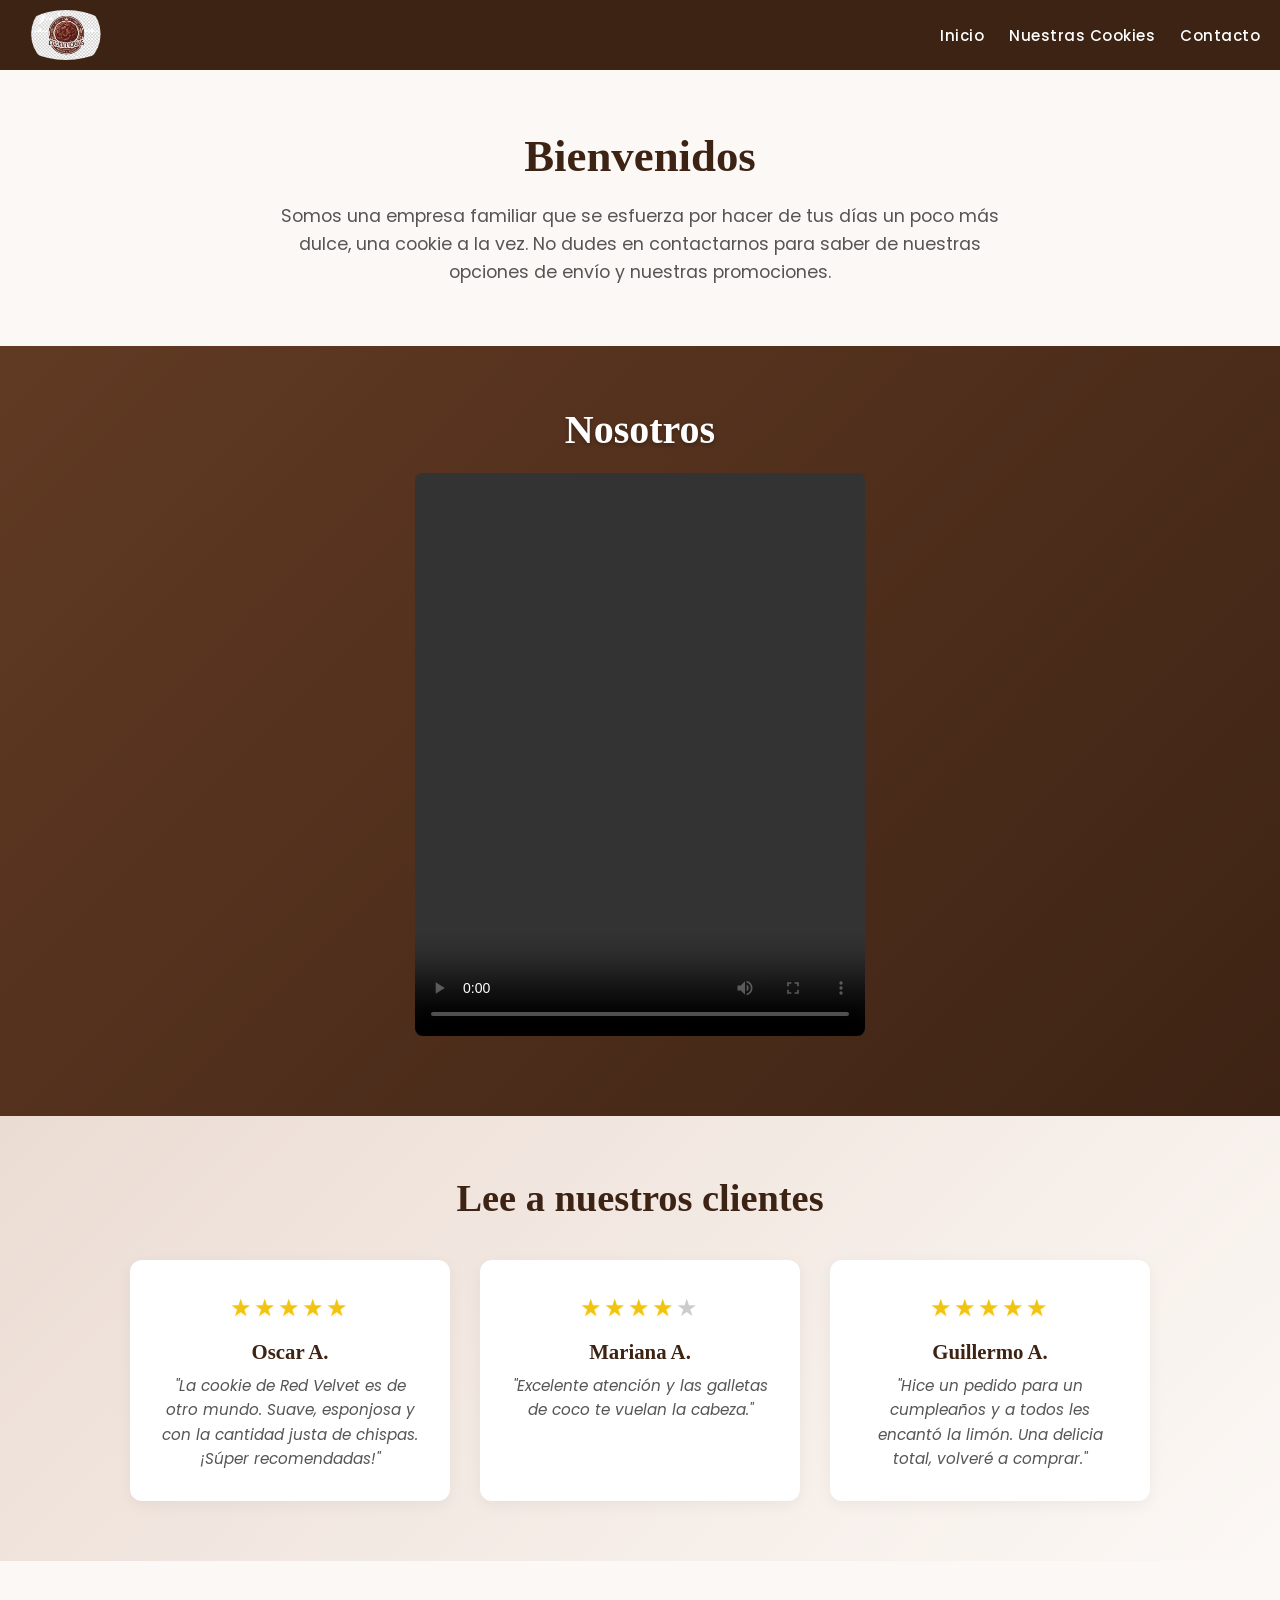
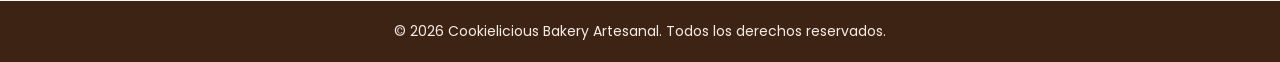
<file: index.html>
<!DOCTYPE html>
<html lang="en">
<head>
    <meta charset="UTF-8">
    <meta name="viewport" content="width=device-width, initial-scale=1.0">
    <title>Cookielicious - Home</title>
    
    <!-- Enlace de las fuentes de Google -->
    <link rel="preconnect" href="https://googleapis.com">
    <link rel="preconnect" href="https://gstatic.com" crossorigin>
    <link href="https://fonts.googleapis.com/css2?family=Playfair:ital,opsz,wght@0,5..1200,300..900;1,5..1200,300..900&family=Poppins:ital,wght@0,100;0,200;0,300;0,400;0,500;0,600;0,700;0,800;0,900;1,100;1,200;1,300;1,400;1,500;1,600;1,700;1,800;1,900&display=swap" rel="stylesheet">

    <link rel="stylesheet" href="styles.css">
</head>
<body>

    <!-- Header -->
    <header class="main-header">
        <a href="#inicio" class="logo-link">
            <img src="imagenes/Logo.png" alt="Logo de Cookielicious" class="nav-logo-img">
        </a>

        <nav class="main-nav">
            <ul class="nav-links">
            <li><a href="#inicio">Inicio</a></li>
            <li><a href="pages/cookies.html">Nuestras Cookies</a></li>
            <li><a href="pages/contacto.html">Contacto</a></li>
        </ul>

        </nav>
    </header>

    <main>
        <section id="inicio" class="welcome-section">
            <h1>Bienvenidos</h1>
            <p>Somos una empresa familiar que se esfuerza por hacer de tus días un poco 
               más dulce, una cookie a la vez. No dudes en contactarnos para saber de nuestras
               opciones de envío y nuestras promociones. 
            </p>
        </section>

        <!-- Video -->
        <section class="video-section">
            <h2 class="video-title">Nosotros</h2>
            <div class="video-container">
                <video controls width="100%" class="promo-video">
                    <source src="videos/Publicidad.mp4" type="video/mp4">
                    <track src="videos/subtitulos.vtt" kind="subtitles" srclang="es" label="Español" default>
                    Tu navegador no soporta la reproducción de este video.
                </video>
            </div>
        </section>

        <section class="reviews-section">
            <h2 class="reviews-title">Lee a nuestros clientes</h2>
            
            <div class="reviews-container">
                <!-- 5 Estrellas -->
                <div class="review-card">
                    <div class="stars">★★★★★</div>
                    <h3>Oscar A.</h3>
                    <p class="review-text">"La cookie de Red Velvet es de otro mundo. Suave, esponjosa y con la cantidad justa de chispas. ¡Súper recomendadas!"</p>
                </div>

                <!-- 4 Estrellas -->
                <div class="review-card">
                    <div class="stars">★★★★<span class="star-empty">★</span></div>
                    <h3>Mariana A.</h3>
                    <p class="review-text">"Excelente atención y las galletas de coco te vuelan la cabeza."</p>
                </div>

                <!-- 5 Estrellas -->
                <div class="review-card">
                    <div class="stars">★★★★★</div>
                    <h3>Guillermo A.</h3>
                    <p class="review-text">"Hice un pedido para un cumpleaños y a todos les encantó la limón. Una delicia total, volveré a comprar."</p>
                </div>
            </div>
        </section>
    </main>

    <!-- Footer -->
    <footer class="main-footer">
        <p>&copy; 2026 Cookielicious Bakery Artesanal. Todos los derechos reservados.</p>
    </footer>
    
</body>
</html>
</file>
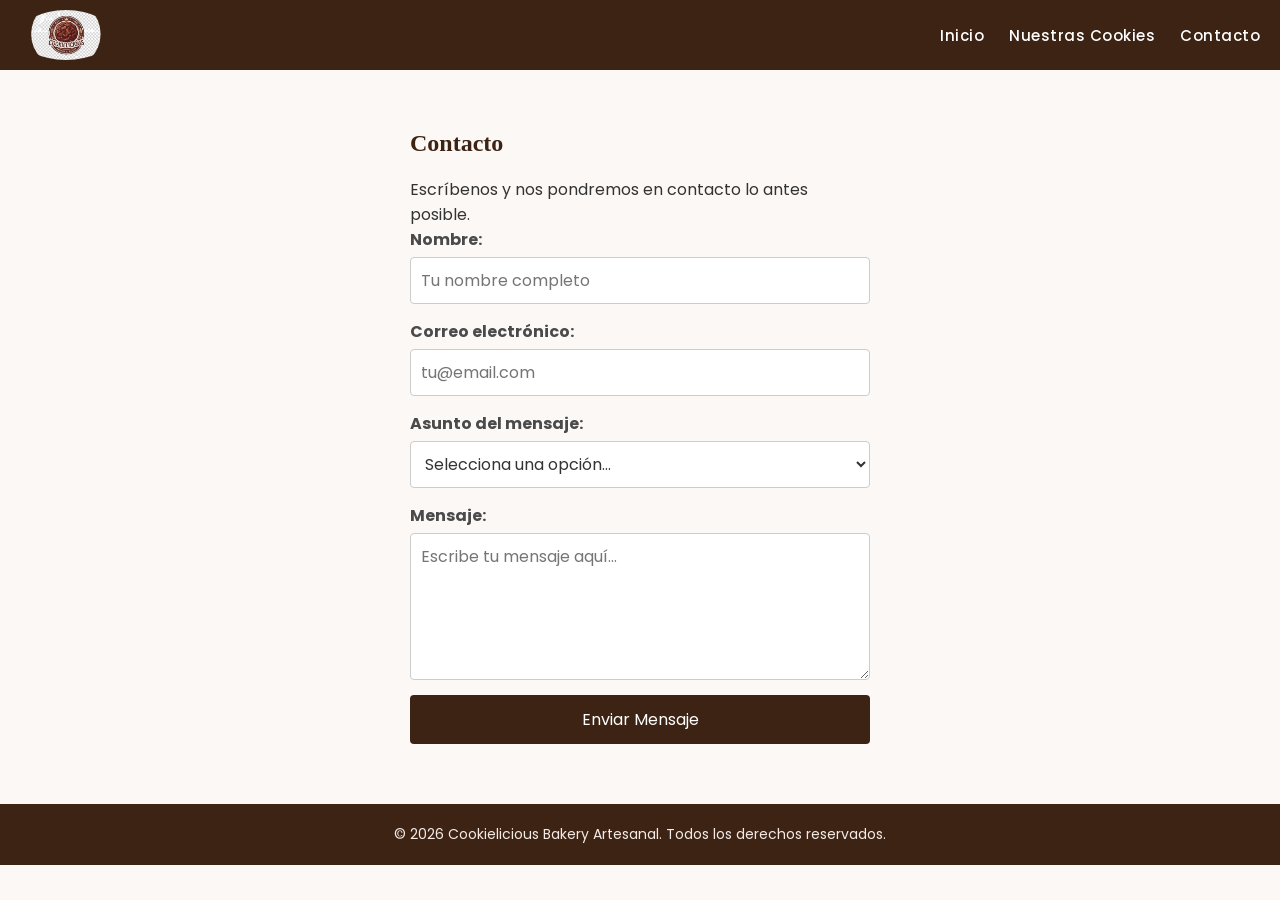
<file: pages/contacto.html>
<!DOCTYPE html>
<html lang="en">
<head>
    <meta charset="UTF-8">
    <meta name="viewport" content="width=device-width, initial-scale=1.0">
    <title>Contacto - Cookielicious</title>
    
    <!-- Enlace de las fuentes de Google -->
    <link rel="preconnect" href="https://googleapis.com">
    <link rel="preconnect" href="https://gstatic.com" crossorigin>
    <link href="https://fonts.googleapis.com/css2?family=Playfair:ital,opsz,wght@0,5..1200,300..900;1,5..1200,300..900&family=Poppins:ital,wght@0,100;0,200;0,300;0,400;0,500;0,600;0,700;0,800;0,900;1,100;1,200;1,300;1,400;1,500;1,600;1,700;1,800;1,900&display=swap" rel="stylesheet">

    <link rel="stylesheet" href="../styles.css">
</head>
<body>

    <!-- Header -->
    <header class="main-header">
        <a href="../index.html" class="logo-link">
            <img src="../imagenes/Logo.png" alt="Logo de Cookielicious" class="nav-logo-img">
        </a>

        <nav class="main-nav">
            <ul class="nav-links">
                <li><a href="../index.html#inicio">Inicio</a></li>
                <li><a href="cookies.html">Nuestras Cookies</a></li>
                <li><a href="contacto.html">Contacto</a></li>
            </ul>
        </nav>
    </header>


    <main>
        <section class="contact-section">
            <h2>Contacto</h2>
            <p>Escríbenos y nos pondremos en contacto lo antes posible.</p>

            <!-- Formulario conectado aFORMSPREE -->
            <form action="https://formspree.io/f/mvkzkqkp" method="POST" class="contact-form">
                
                <div class="form-group">
                    <label for="nombre">Nombre:</label>
                    <input type="text" id="nombre" name="name" required placeholder="Tu nombre completo">
                </div>

                <div class="form-group">
                    <label for="email">Correo electrónico:</label>
                    <input type="email" id="email" name="_replyto" required placeholder="tu@email.com">
                </div>

                <div class="form-group">
                    <label for="asunto">Asunto del mensaje:</label>
                    <select id="asunto" name="subject" required>
                        <option value="" disabled selected>Selecciona una opción...</option>
                        <option value="Compra">Compra</option>
                        <option value="Compra para reventa">Compra para reventa</option>
                        <option value="Reclamo">Reclamo</option>
                        <option value="Sugerencias">Sugerencias</option>
                    </select>
                </div>

                <div class="form-group">
                    <label for="mensaje">Mensaje:</label>
                    <textarea id="mensaje" name="message" rows="5" required placeholder="Escribe tu mensaje aquí..."></textarea>
                </div>

                <button type="submit" class="btn-submit">Enviar Mensaje</button>
            </form>
        </section>
    </main>

    <!-- Footer -->
    <footer class="main-footer">
        <p>&copy; 2026 Cookielicious Bakery Artesanal. Todos los derechos reservados.</p>
    </footer>

</body>
</html>
</file>
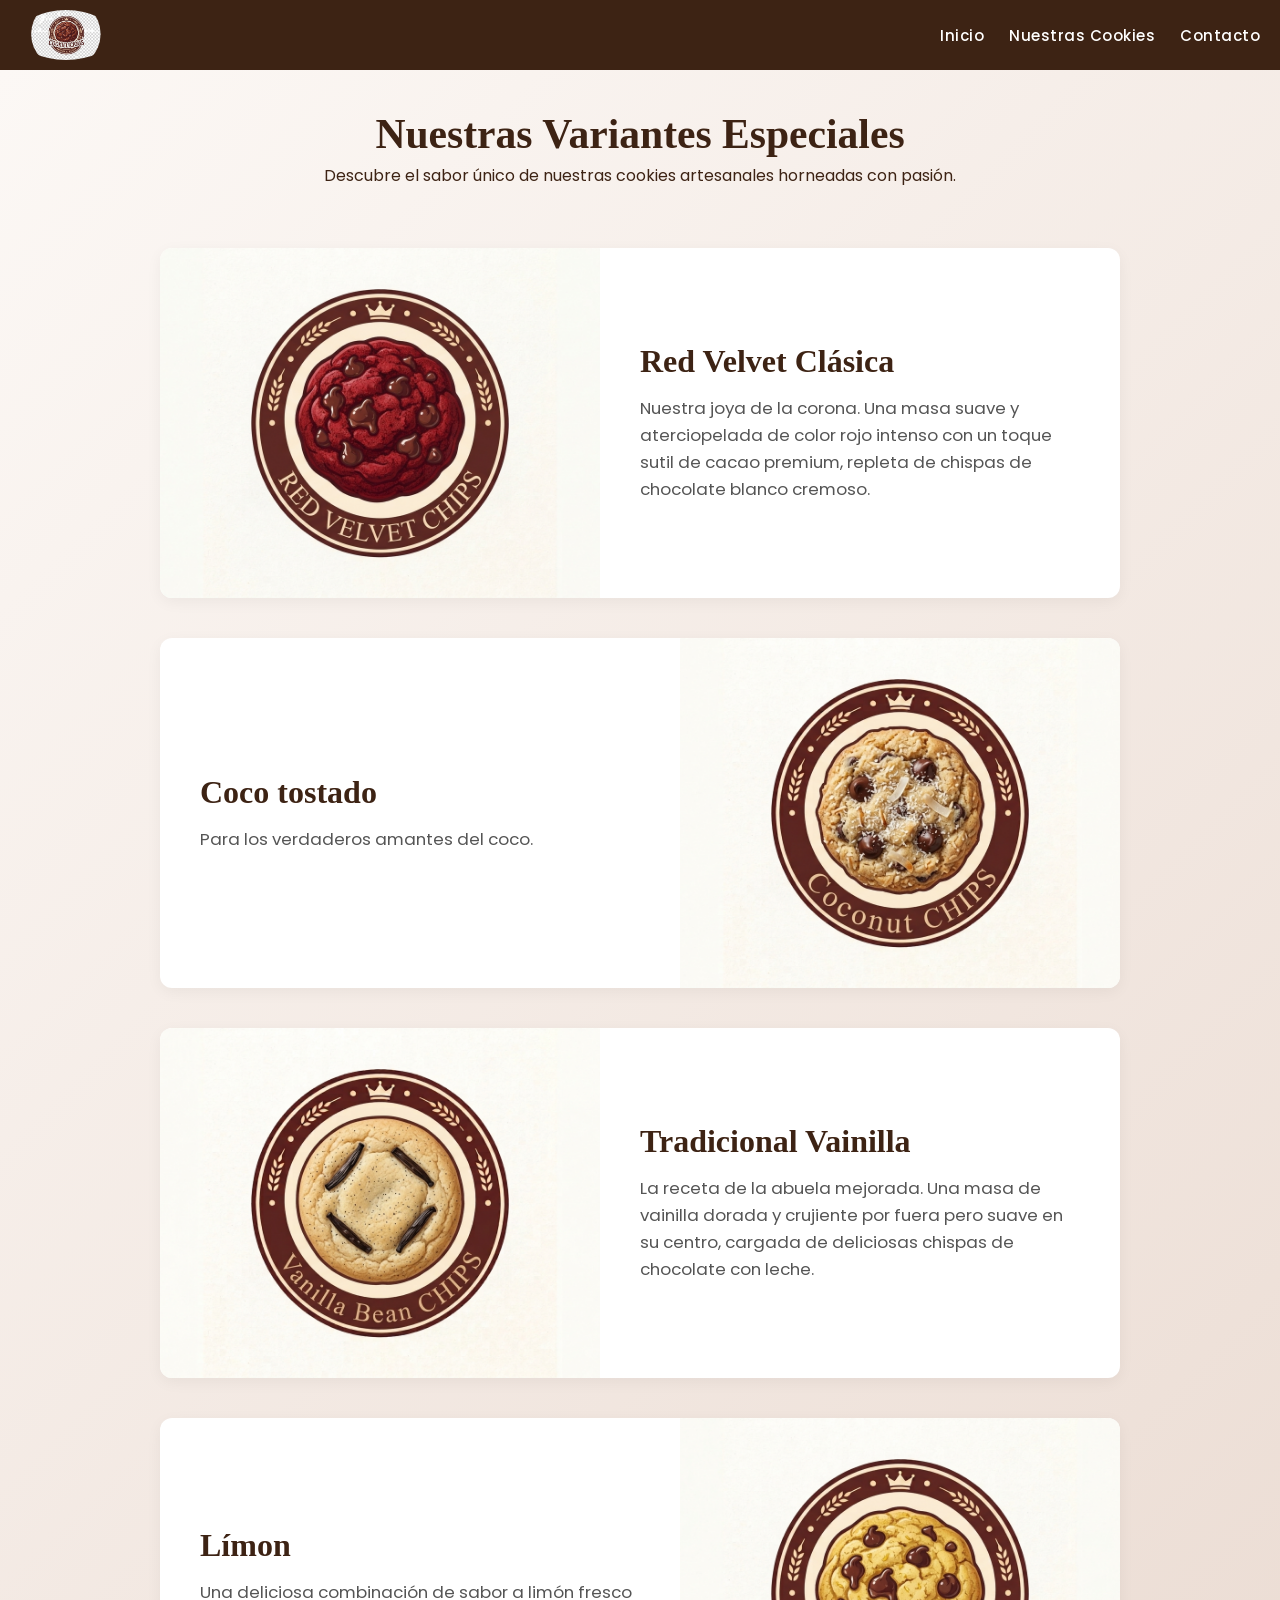
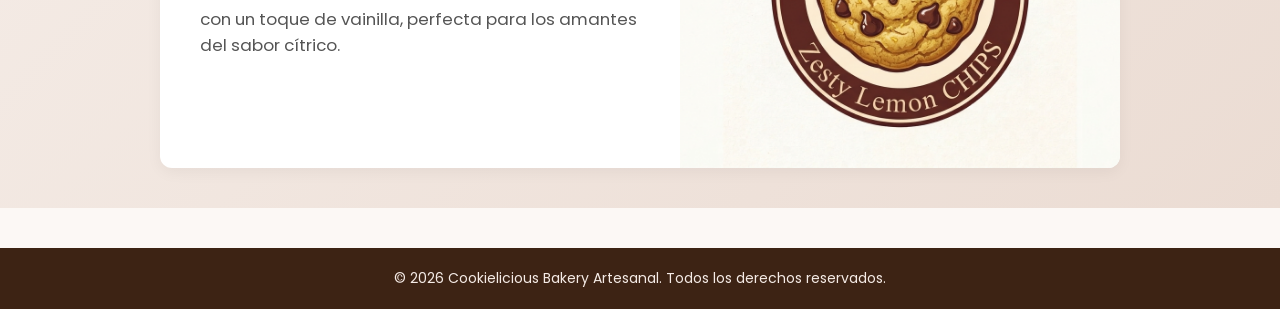
<file: pages/cookies.html>
<!DOCTYPE html>
<html lang="en">
<head>
    <meta charset="UTF-8">
    <meta name="viewport" content="width=device-width, initial-scale=1.0">
    <title>Nuestras Cookies - Cookielicious</title>
    
    <!-- Enlace de las fuentes de Google -->
    <link rel="preconnect" href="https://googleapis.com">
    <link rel="preconnect" href="https://gstatic.com" crossorigin>
    <link href="https://fonts.googleapis.com/css2?family=Playfair:ital,opsz,wght@0,5..1200,300..900;1,5..1200,300..900&family=Poppins:ital,wght@0,100;0,200;0,300;0,400;0,500;0,600;0,700;0,800;0,900;1,100;1,200;1,300;1,400;1,500;1,600;1,700;1,800;1,900&display=swap" rel="stylesheet">

    <link rel="stylesheet" href="../styles.css">
</head>
<body>

    <!-- Header -->
    <header class="main-header">
        <a href="../index.html" class="logo-link">
            <img src="../imagenes/Logo.png" alt="Logo de Cookielicious" class="nav-logo-img">
        </a>
        <nav class="main-nav">
            <ul class="nav-links">
                <li><a href="../index.html#inicio">Inicio</a></li>
                <li><a href="cookies.html">Nuestras Cookies</a></li>
                <li><a href="contacto.html">Contacto</a></li>
            </ul>
        </nav>
    </header>

    <!-- Catalogo -->
    <main class="catalog-main">
        <section class="catalog-intro">
            <h2>Nuestras Variantes Especiales</h2>
            <p>Descubre el sabor único de nuestras cookies artesanales horneadas con pasión.</p>
        </section>

        <!-- CONTENEDOR DE PRODUCTOS -->
        <section class="products-container">
            
            <!-- Cookie 1: Red Velvet -->
            <div class="product-row">
                <div class="product-image">
                    <img src="../imagenes/red_velvet.png" alt="Cookie Red Velvet">
                </div>
                <div class="product-info">
                    <h3>Red Velvet Clásica</h3>
                    <p>Nuestra joya de la corona. Una masa suave y aterciopelada de color rojo intenso con un toque sutil de cacao premium, repleta de chispas de chocolate blanco cremoso.</p>
                </div>
            </div>

            <!-- Cookie 2: Coco -->
            <div class="product-row row-reverse">
                <div class="product-image">
                    <img src="../imagenes/coco.png" alt="Cookie Coco Tostado">
                </div>
                <div class="product-info">
                    <h3>Coco tostado</h3>
                    <p>Para los verdaderos amantes del coco.</p>
                </div>
            </div>

            <!-- Cookie 3: Vainilla -->
            <div class="product-row">
                <div class="product-image">
                    <img src="../imagenes/vainilla.png" alt="Cookie de Vainilla">
                </div>
                <div class="product-info">
                    <h3>Tradicional Vainilla</h3>
                    <p>La receta de la abuela mejorada. Una masa de vainilla dorada y crujiente por fuera pero suave en su centro, cargada de deliciosas chispas de chocolate con leche.</p>
                </div>
            </div>

            <!-- Cookie 4: Límon -->
            <div class="product-row row-reverse">
                <div class="product-image">
                    <img src="../imagenes/limon.png" alt="Cookie de Límon">
                </div>
                <div class="product-info">
                    <h3>Límon</h3>
                    <p>Una deliciosa combinación de sabor a limón fresco con un toque de vainilla, perfecta para los amantes del sabor cítrico.</p>
                </div>
            </div>

        </section>
    </main>

    <!-- Footer -->
    <footer class="main-footer">
        <p>&copy; 2026 Cookielicious Bakery Artesanal. Todos los derechos reservados.</p>
    </footer>

</body>
</html>
</file>
<file: styles.css>
* {
    box-sizing: border-box;         
    margin: 0;
    padding: 0;
}

body {
    font-family: 'Poppins', sans-serif;
    background-color: #fcf8f5;     
    color: #333333;                
    overflow-x: hidden;             
    width: 100%;
}

h1, h2, h3, h4, h5, h6 {
    font-family: 'Playfair Display', serif;
    font-weight: 700;
}

img {
    max-width: 100%;                
    height: auto;
}

/* Header */
.main-header {
    display: flex;
    justify-content: space-between; 
    align-items: center;            
    padding: 10px 20px;             
    background-color: #3d2314;
    width: 100%;
}

.nav-logo-img {
    height: 50px;                   
    width: auto;                    
    display: block;
    border-radius: 50%;             
    clip-path: circle(47% at 50% 48%); 
}

/* Menú */
.nav-links {
    display: flex;                  
    list-style: none;               
    margin: 0;
    padding: 0;
    gap: 25px;                      
}

.nav-links a {
    text-decoration: none;          
    color: #ffffff;                 
    font-family: 'Poppins', sans-serif; 
    font-size: 15px;
    font-weight: 500;                   
    letter-spacing: 0.5px;              
    transition: color 0.3s ease;
}

.nav-links a:hover {
    color: #dd5009;                 /* Color naranja al pasar el mouse */
}

/* Footer */
.main-footer {
    background-color: #3d2314;
    color: #f5ebe6; 
    text-align: center;
    padding: 20px;
    font-size: 14px;
    margin-top: 40px;
    width: 100%;
}

/* Sección de Bienvenida */
.welcome-section {
    padding: 60px 20px;             
    text-align: center;
    max-width: 800px;
    margin: 0 auto;                 
}

.welcome-section h1 {
    color: #3d2314;
    font-size: 2.8rem;
    margin-top: 0;
    margin-bottom: 20px;
}

.welcome-section p {
    font-size: 1.1rem;
    line-height: 1.6;
    color: #555555;
}

/* Video */
.video-section {
    background: linear-gradient(135deg, #613a23 0%, #3d2314 100%) !important; 
    padding: 60px 20px;            
    margin: 0;                     
    text-align: center;
    display: block;                
    width: 100%;
}

.video-section .video-title {
    color: #ffffff !important;     
    font-size: 2.5rem;             
    margin-top: 0;
    margin-bottom: 20px;
    text-shadow: 0 2px 4px rgba(0, 0, 0, 0.3); 
}

.video-container {
    max-width: 450px;               
    margin: 20px auto;              
    overflow: hidden;               
    background-color: transparent;  
}

.promo-video {
    border-radius: 8px;             
    box-shadow: 0 4px 10px rgba(0, 0, 0, 0.1); 
    display: block;                 
    width: 100%;                    
    height: auto;                   
    aspect-ratio: 4 / 5;            
    object-fit: cover;              
}

/* Reseñas */
.reviews-section {
    background: linear-gradient(135deg, #ebdcd3 0%, #fcf8f5 100%);
    padding: 60px 20px;
    text-align: center;
    width: 100%;
}

.reviews-title {
    color: #3d2314;
    font-size: 2.4rem;
    margin-bottom: 40px;
}

.reviews-container {
    display: flex;
    justify-content: center;
    gap: 30px;
    max-width: 1100px;
    margin: 0 auto;
    flex-wrap: wrap; 
}

.review-card {
    background-color: #ffffff;
    border-radius: 12px;
    padding: 30px;
    flex: 1;
    min-width: 280px; 
    max-width: 320px;
    box-shadow: 0 4px 15px rgba(0, 0, 0, 0.05);
    transition: transform 0.3s ease;
    display: flex;
    flex-direction: column;
    align-items: center;
}

.review-card:hover {
    transform: translateY(-5px);
}

.stars {
    color: #f1c40f; 
    font-size: 1.5rem;
    margin-bottom: 15px;
    letter-spacing: 2px;
    text-shadow: 0 1px 2px rgba(241, 196, 15, 0.3);
}

.star-empty {
    color: #cccccc;
    text-shadow: none;
}

.review-card h3 {
    color: #3d2314;
    font-size: 1.3rem;
    margin: 0 0 10px 0;
}

.review-text {
    color: #555555;
    font-size: 0.95rem;
    line-height: 1.6;
    font-style: italic;
    margin: 0;
}

/* Nuestras Cookies */

.catalog-main {
    background: linear-gradient(135deg, #fcf8f5 0%, #ebdcd3 100%);
    padding-bottom: 20px;
    width: 100%;
}

.catalog-intro {
    text-align: center;
    padding: 40px 20px;
    color: #3d2314;
}

.catalog-intro h2 {
    font-size: 2.6rem;
    margin-top: 0;
    margin-bottom: 5px;
}

.products-container {
    max-width: 1000px;
    margin: 0 auto;
    padding: 20px;
    display: flex;
    flex-direction: column;
    gap: 40px; 
}

.product-row {
    display: flex;
    align-items: center;
    background-color: #ffffff;
    border-radius: 12px;
    overflow: hidden;
    box-shadow: 0 4px 15px rgba(0, 0, 0, 0.05);
    transition: transform 0.3s ease;
    width: 100%;
}

.product-row:hover {
    transform: translateY(-5px); 
}

.row-reverse {
    flex-direction: row-reverse;
}

.product-image, .product-info {
    flex: 1;
    width: 50%;
}

.product-image img {
    width: 100%;
    height: 350px;
    object-fit: cover; 
    display: block;
}

.product-info {
    padding: 40px;
    text-align: left;
}

.product-info h3 {
    color: #3d2314;
    font-size: 2rem;
    margin-top: 0;
    margin-bottom: 15px;
}

.product-info p {
    color: #555555;
    font-size: 1.05rem;
    line-height: 1.6;
}

/* Contactanos */

.contact-section {
    max-width: 500px;
    margin: 40px auto;
    padding: 20px;
    width: 100%;
}

.contact-section h2 {
    color: #3d2314;                 
    margin-bottom: 20px;
    margin-top: 0;
}

.form-group {
    margin-bottom: 15px;
    display: flex;
    flex-direction: column;         
    text-align: left;
}

.form-group label {
    margin-bottom: 5px;
    font-weight: bold;
    color: #4a4a4a;
}

.form-group input, 
.form-group select, 
.form-group textarea {
    font-family: 'Poppins', sans-serif; 
    padding: 10px;
    border: 1px solid #ccc;
    border-radius: 4px;
    font-size: 16px;
    background-color: #ffffff;          
    color: #333333;
    outline: none;
    transition: border-color 0.3s ease;
    width: 100%;
}

.form-group input:focus,
.form-group select:focus,
.form-group textarea:focus {
    border-color: #3d2314;              
}

.btn-submit {
    font-family: 'Poppins', sans-serif;
    background-color: #3d2314;      
    color: white;
    padding: 12px 20px;
    border: none;
    border-radius: 4px;
    cursor: pointer;
    font-size: 16px;
    width: 100%;
    transition: background-color 0.3s ease;
}

.btn-submit:hover {
    background-color: #55321d;      
}

/* Media Queries */

@media (max-width: 768px) {
    
    /* Header */
    .main-header {
        flex-direction: column;
        gap: 15px;
        padding: 15px 10px;
    }

    .nav-links {
        gap: 15px;
        justify-content: center;
        flex-wrap: wrap; 
    }

    .nav-links a {
        font-size: 14px; 
    }

    /* Achica la letra */
    .welcome-section h1, 
    .catalog-intro h2 {
        font-size: 2.2rem;
    }

    .video-section .video-title, 
    .reviews-title {
        font-size: 2rem;
    }

    /* Adapta el contenedor de video */
    .video-container {
        max-width: 90%; 
    }

    /* Adapta las reseñas */
    .reviews-container {
        flex-direction: column;
        align-items: center;
        width: 100%;
    }
    
    .review-card {
        width: 100%;
        max-width: 100%;
    }

    /* Adapta las Cookies */
    .product-row, 
    .row-reverse {
        flex-direction: column !important; 
    }

    .product-image, 
    .product-info {
        width: 100%;
    }

    .product-image img {
        height: 250px; 
    }

    .product-info {
        padding: 25px;
        text-align: center; /* Lectura en smartphones */
    }
    
    .product-info h3 {
        font-size: 1.6rem;
    }
}
</file>
